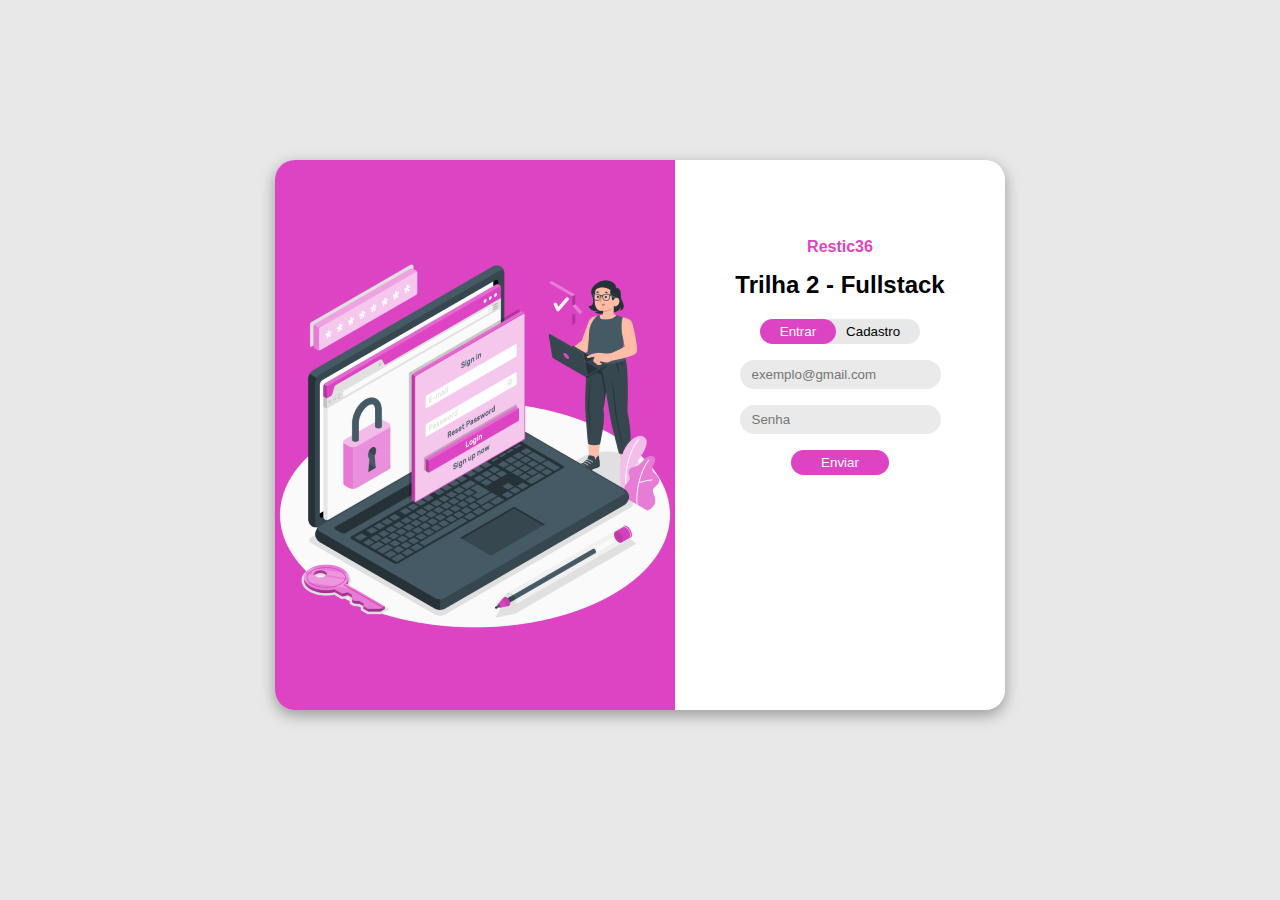
<file: desenvolvimento_fullstack/unidade1/atividade_aula_sincrona/index.html>
<!DOCTYPE html>
<html lang="en">

<head>
  <meta charset="UTF-8">
  <meta name="viewport" content="width=device-width, initial-scale=1.0">
  <title>Atividade Aula Síncrona</title>

  <link rel="stylesheet" href="src/css/style.css">
  <script src="src/js/index.js" defer></script>
</head>

<body>

  <main>
    <div class="image">
      <div>
        <img src="src/images/computer-login.png" alt="imagem de cadastro em um notebook" />
      </div>
    </div>
    <div class="form" id="form-login">
      <p>Restic36</p>
      <h2>Trilha 2 - Fullstack</h2>
      <div class="buttons">
        <button class="entry" id="btn-open">Entrar</button>
        <button class="sign-in" id="btn-register" onclick="transitionForm()">Cadastro</button>
      </div>
      <div class="inputs">
        <input type="text" placeholder="exemplo@gmail.com" />
        <input type="password" placeholder="Senha" />
      </div>
      <div class="submit">
        <button>Enviar</button>
      </div>
    </div>
    <div class="form hidden" id="form-register">
      <p id="second-form">Restic36</p>
      <h2>Trilha 2 - Fullstack</h2>
      <div class="buttons" id="buttons">
        <button class="sign-in" id="btn-open" onclick="transitionForm()">Entrar</button>
        <button class="entry" id="btn-register">Cadastro</button>
      </div>
      <div class="inputs">
        <input type="text" placeholder="Nome" />
        <input type="text" placeholder="E-mail" />
        <input type="password" placeholder="Senha" />
        <input type="password" placeholder="Confirme a senha" />
      </div>
      <div class="submit">
        <button>Enviar</button>
      </div>
    </div>

  </main>

</body>

</html>
</file>
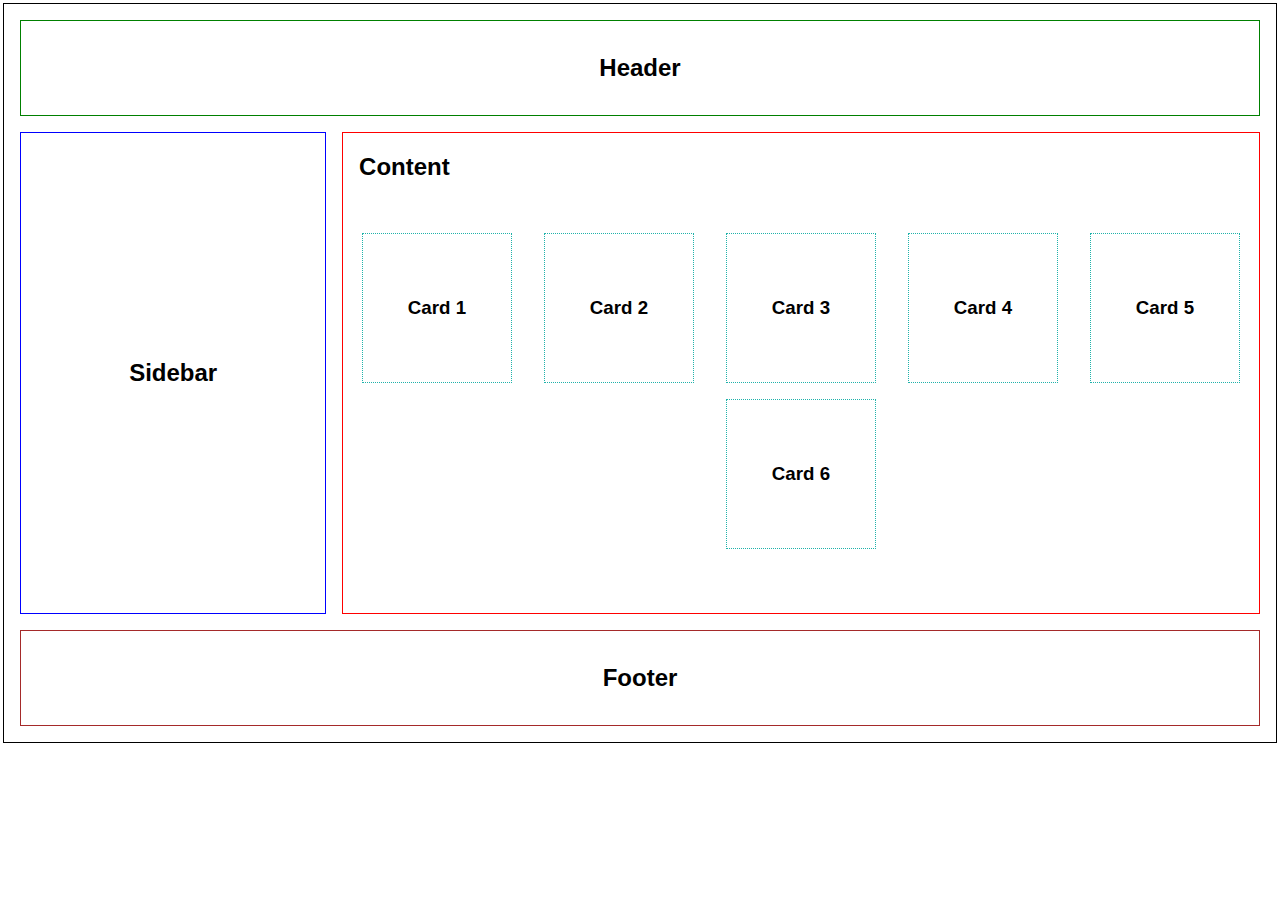
<file: desenvolvimento_fullstack/unidade1/avaliacao_online/index.html>
<!DOCTYPE html>
<html lang="en">

<head>
  <meta charset="UTF-8">
  <meta name="viewport" content="width=device-width, initial-scale=1.0">
  <title>Avaliação Online</title>

  <link rel="stylesheet" href="estilo.css">
</head>

<body>

  <header>
    <h2>Header</h2>
  </header>
  <main>
    <aside class="sidebar">
      <h2>Sidebar</h2>
    </aside>
    <div class="content">
      <div>
        <h2>Content</h2>
      </div>
      <div class="container">
        <div class="card">
          <h3>Card 1</h3>
        </div>
        <div class="card">
          <h3>Card 2</h3>
        </div>
        <div class="card">
          <h3>Card 3</h3>
        </div>
        <div class="card">
          <h3>Card 4</h3>
        </div>
        <div class="card">
          <h3>Card 5</h3>
        </div>
        <div class="card">
          <h3>Card 6</h3>
        </div>
      </div>
    </div>
  </main>

  <footer>
    <h2>Footer</h2>
  </footer>

</body>

</html>
</file>
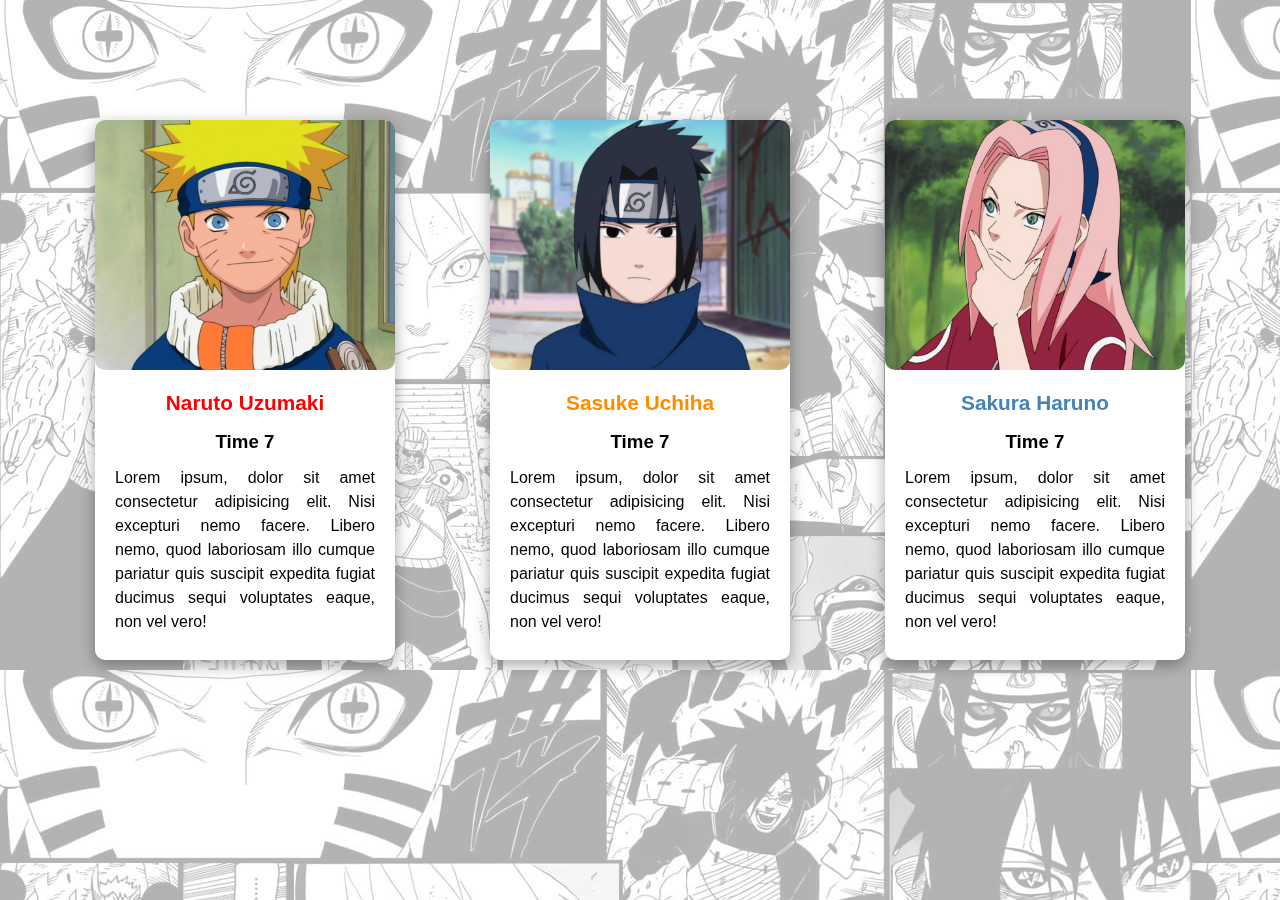
<file: desenvolvimento_fullstack/unidade1/desafio_complementar/index.html>
<!DOCTYPE html>
<html lang="pt">

<head>
  <meta charset="UTF-8">
  <meta name="viewport" content="width=device-width, initial-scale=1.0">
  <title>Desafio Complementar da Unidade 1</title>

  <link rel="stylesheet" href="src/assets/css/style.css">
</head>

<body class="background-image">

  <main>
    <div class="card">
      <picture>
        <source media="(max-width: 620px)" srcset="src/assets/images/naruto-adulto.png">
        <source media="(max-width: 900px)" srcset="src/assets/images/1_naruto-35164382.jpg">
        <img class="image" src="src/assets/images/Naruto_Uzumaki_29.webp" alt="imagem do naruto" />
      </picture>
      <div class="text">
        <h1 class="title1">Naruto Uzumaki</h1>
        <h3>Time 7</h3>
        <p>Lorem ipsum, dolor sit amet consectetur adipisicing elit. Nisi excepturi nemo facere. Libero nemo, quod
          laboriosam illo cumque pariatur quis suscipit expedita fugiat ducimus sequi voluptates eaque, non vel vero!
        </p>
      </div>
    </div>
    <div class="card">
      <picture>
        <source media="(max-width: 620px)" srcset="src/assets/images/sasuke-adulto.webp">
        <source media="(max-width: 900px)" srcset="src/assets/images/Sasuke.webp">
        <img class="image" src="src/assets/images/Sasuke_epi_319.webp" alt="imagem do sasuke" />
      </picture>
      <div class="text">
        <h1 class="title2">Sasuke Uchiha</h1>
        <h3>Time 7</h3>
        <p>Lorem ipsum, dolor sit amet consectetur adipisicing elit. Nisi excepturi nemo facere. Libero nemo, quod
          laboriosam illo cumque pariatur quis suscipit expedita fugiat ducimus sequi voluptates eaque, non vel vero!
        </p>
      </div>
    </div>
    <div class="card">
      <picture>
        <source media="(max-width: 620px)" srcset="src/assets/images/Sakura_Uchiha.webp">
        <source media="(max-width: 900px)" srcset="src/assets/images/0_V1lTn483EV91u-FW.png">
        <img class="image" src="src/assets/images/Sakura-pensando.jpg" alt="imagem da sakura" />
      </picture>
      <div class="text">
        <h1 class="title3">Sakura Haruno</h1>
        <h3>Time 7</h3>
        <p>Lorem ipsum, dolor sit amet consectetur adipisicing elit. Nisi excepturi nemo facere. Libero nemo, quod
          laboriosam illo cumque pariatur quis suscipit expedita fugiat ducimus sequi voluptates eaque, non vel vero!
        </p>
      </div>
    </div>
  </main>

</body>

</html>
</file>
<file: desenvolvimento_fullstack/unidade1/atividade_aula_sincrona/src/css/style.css>
* {
  margin: 0;
  padding: 0;
  box-sizing: border-box;
}

html {
  font-family: "Roboto", sans-serif;
  line-height: 1.5;
  font-size: 1rem;
  scroll-behavior: smooth;
  background-color: #e8e8e8;
}

body {
  display: flex;
  justify-content: center;
}

main {
  display: flex;
  justify-content: center;
  margin: 10rem 0;
  border-radius: 20px;
  box-shadow: rgba(0, 0, 0, 0.35) 0px 5px 15px;
  height: 550px;
}

.image {
  background-color: #dc44c3;
  border-radius: 20px 0 0 20px;
  display: flex;
}

.image div {
  display: flex;
  align-items: center;
}

.form {
  background-color: #ffffff;
  border-radius: 0 20px 20px 0;
  display: flex;
  flex-direction: column;
  justify-content: center;
  text-align: center;
  padding: 0 60px;
}

.form p {
  color: #dc44c3;
  font-weight: bold;
  margin-top: -10rem;
}

.form h2 {
  margin-top: 0.5rem;
}

.buttons {
  display: flex;
  justify-content: center;
}

.buttons button {
  margin-top: 1rem;
  padding: 5px 10px;
  border: none;
  padding: 5px 20px;
  cursor: pointer;
}

.buttons .entry {
  color: #ffffff;
  background-color: #dc44c3;
  border-radius: 20px;
  margin-right: -10px;
  z-index: 1;
}

.buttons .sign-in {
  color: #000000;
  background-color: #e8e8e8;
  border-radius: 0 20px 20px 0;
}

.inputs {
  display: flex;
  flex-direction: column;
  align-items: center;
  gap: 1rem;
  margin-top: 1rem;
}

.inputs input {
  background-color: #eaeaea;
  border: none;
  border-radius: 20px;
  padding: 7px 12px;
}

.submit button {
  color: #ffffff;
  background-color: #dc44c3;
  padding: 5px 10px;
  border: none;
  border-radius: 20px;
  padding: 5px 30px;
  margin-top: 1rem;
}

.hidden {
  display: none;
}

#buttons #btn-open {
  margin-right: -10px;
  border-radius: 20px 0 0 20px;
}

#second-form {
  margin-top: -4.4rem;
}

/* --------------  TABLET ----------------  */
@media (max-width: 1024px) {
  .image {
    display: none;
  }

  .form {
    width: 50vw;
    border-radius: 20px;
  }

  .inputs {
    align-items: normal;
    width: 80%;
    align-self: center;
  }
}

/* --------------  MOBILE ----------------  */
@media (max-width: 675px) {
  .form {
    width: 60vw;
  }

  .inputs {
    align-items: center;
  }
}
</file>
<file: desenvolvimento_fullstack/unidade1/avaliacao_online/estilo.css>
* {
  margin: 0;
  padding: 0;
  box-sizing: border-box;
}

html {
  font-family: "Roboto", sans-serif;
  line-height: 1.5;
  font-size: 1rem;
  scroll-behavior: smooth;
}

body {
  display: flex;
  flex-direction: column;
  align-items: center;
  margin: 0.2rem;
  padding: 1rem;
  text-align: center;
  border: 1px solid black;
}

header {
  width: 100%;
  height: 6rem;
  border: 1px solid green;
  margin-bottom: 1rem;
  display: flex;
  justify-content: center;
  align-items: center;
}

main {
  display: flex;
  width: 100%;
  height: 100%;
  gap: 1rem;
}

.sidebar {
  display: flex;
  align-items: center;
  justify-content: center;
  border: 1px solid blue;
  width: 25%;
}

.content {
  border: 1px solid red;
  width: 75%;
}

.content h2 {
  text-align: left;
  padding: 1rem;
}

.container {
  display: flex;
  flex-wrap: wrap;
  justify-content: center;
  margin: 2rem 1rem 4rem 1rem;
  gap: 1rem 2rem;
}

.card {
  display: flex;
  flex-direction: column;
  flex-wrap: wrap;
  justify-content: space-between;
  border: 1px dotted lightseagreen;
  width: 150px;
  height: 150px;
  justify-content: center;
}

footer {
  width: 100%;
  height: 6rem;
  border: 1px solid brown;
  margin-top: 1rem;
  display: flex;
  justify-content: center;
  align-items: center;
}

/* --------------  MEDIA QUERY ----------------  */
@media (max-width: 600px) {
  .sidebar {
    display: none;
  }

  .content {
    width: 100%;
  }
}
</file>
<file: desenvolvimento_fullstack/unidade1/desafio_complementar/src/assets/css/style.css>
* {
  margin: 0;
  padding: 0;
  box-sizing: border-box;
}

html {
  font-family: "Roboto", sans-serif;
  line-height: 1.5;
  font-size: 1rem;
  scroll-behavior: smooth;
}

.background-image::before {
  content: "";
  position: fixed;
  top: 0;
  left: 0;
  width: 100%;
  height: 100%;
  background-image: url("../images/naruto-manga-pictures-t44lxgnk8jlfh1ab.jpg");
  opacity: 0.3;
  z-index: -1;
}

main {
  display: flex;
  flex-direction: row;
  justify-content: space-evenly;
  align-items: center;
  margin: 6rem 0;
  text-align: center;
}

.card {
  display: flex;
  flex-direction: column;
  width: 300px;
  height: 540px;
  border-radius: 10px;
  box-shadow: rgba(0, 0, 0, 0.35) 0px 5px 15px;
  background-color: white;
  transition: 0.3s all ease-in-out;
  margin: 1.5rem 0;
}

.card:hover {
  scale: 1.1;
}

.image {
  border-radius: 10px;
  width: 100%;
  height: 250px;
  object-fit: cover;
}

.title1,
.title2,
.title3 {
  font-size: 1.3rem;
  margin: 10px 0;
}

.title1 {
  color: #ff0000;
}
.title2 {
  color: #ff8c00;
}

.title3 {
  color: #4682b4;
}

h2 {
  font-size: 1.2rem;
  margin: 10px 0;
}

.text > p {
  text-align: justify;
  padding: 10px 20px;
}

/* --------------  TABLET ----------------  */
@media (max-width: 1024px) {
  main {
    display: flex;
    flex-wrap: wrap;
  }
}

/* --------------  MOBILE ----------------  */
@media (max-width: 675px) {
}
</file>
